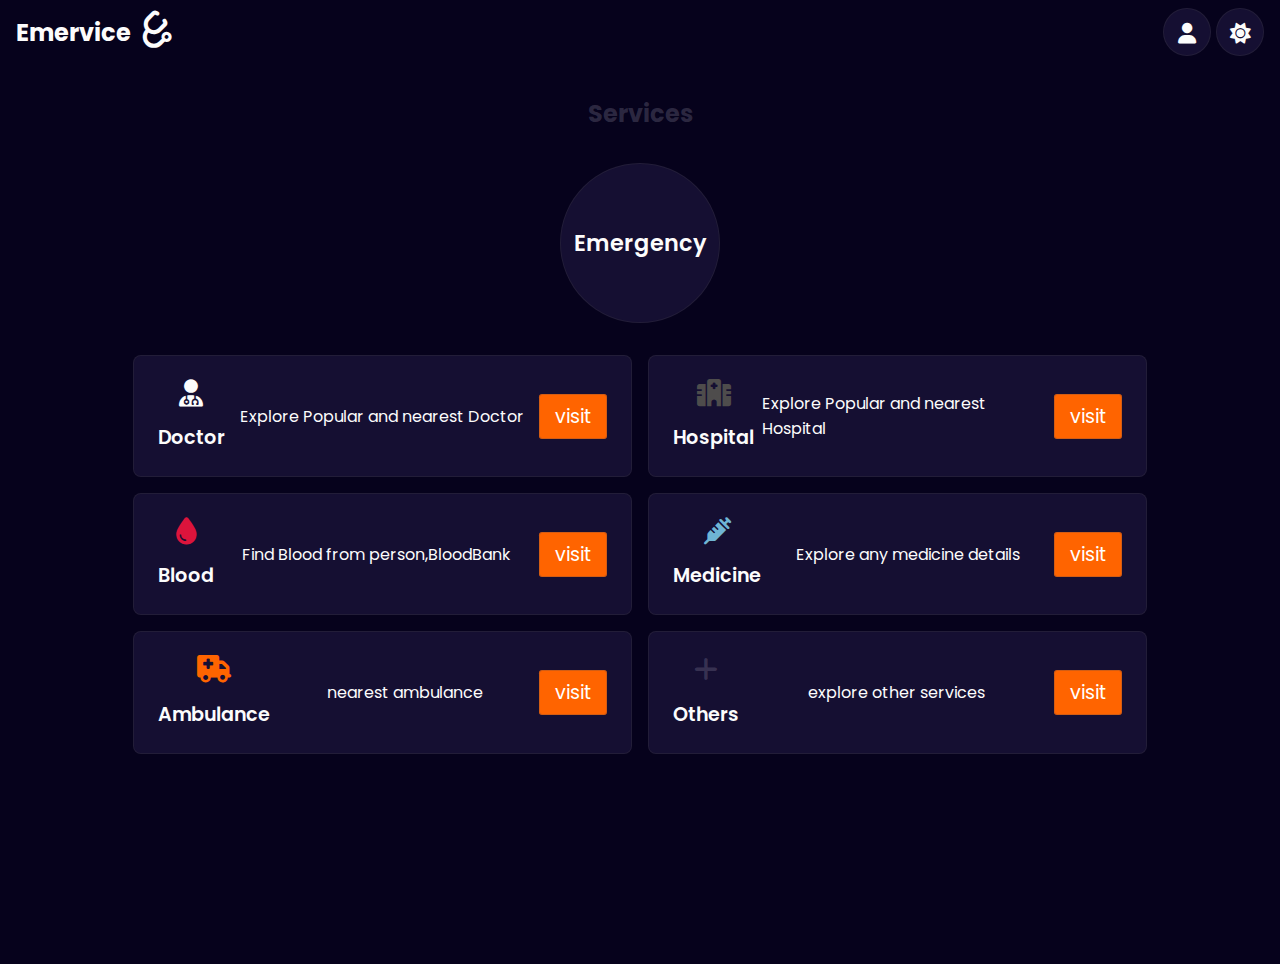
<file: index.html>
<!DOCTYPE html>
<html lang="en">
<head>
    <meta charset="UTF-8">
    <meta name="viewport" content="width=device-width, initial-scale=1.0">
    <title>Emervice</title>
    <link rel="stylesheet" href="https://cdnjs.cloudflare.com/ajax/libs/font-awesome/6.4.0/css/all.min.css">
    <link rel="stylesheet" href="extra/css/library.css">
    <link rel="stylesheet" href="extra/css/emervice.css">
    <script src="https://ajax.googleapis.com/ajax/libs/jquery/3.7.0/jquery.min.js"></script>
</head>
<body>



<!-- start nav -->
<nav class="flex-between">
    <div id="site-logo">
        <a href="index.html" class="flex">
            <h3 id="logoName">Emervice</h3>
            <i class="fa-solid fa-stethoscope" id="stethoscope-icon"></i>
        </a>
    </div>
    <!-- end site-logo -->
    <div class="flex">
      <div id="user-icon">
         <i class="fa-solid fa-user i-rec max round box-bg" id="dashboard-icon"></i>
     </div> 
    <!-- themeBtn here -->
    <div id="themeBtnContainer" class="flex-center">
      <i class="fa-solid fa-sun i-rec max round box-bg" id="lightMode"></i>
      <i class="fa-solid fa-moon i-rec max round box-bg" id="darkMode"></i>
  </div>  
    </div>


</nav>
<!-- end nav -->




<!-- start main -->
<main>

    <div id="services">

<!-- start service-header -->
       <div id="service-header">
        <h2 class="t-center font-light">Services</h2>
       </div>
<!-- end service-header -->


<div id="emergency-service" class="flex-center">
   <button id="EmergencyModeBtn" class="shadow-max border-min box-bg f14 has_ripple cursor b3">Emergency</button>
</div>

       <div id="all-service" class="">

        <div id="eachService" class="border-min radius-min shadow-mid"><!-- start eachService -->
         <div class="service-icon flex-column-center">
            <i class="fa-solid fa-user-doctor"></i>
            <p class="service-name b3 f12">Doctor</p>
         </div>
         <div class="service-instruction">
            <p class="">Explore Popular and nearest Doctor</p>
         </div>
         <div class="service-others">
            <a href="page/doctor.html" class="service-link btn mid primary-bg">visit</a>
         </div>
        </div><!-- end eachService -->


        <div id="eachService" class="border-min radius-min shadow-mid"><!-- start eachService -->
            <div class="service-icon flex-column-center">
               <i class="fa-solid fa-hospital grey"></i>
               <p class="service-name b3 f12">Hospital</p>
            </div>
            <div class="service-instruction">
               <p class="">Explore Popular and nearest Hospital</p>
            </div>
            <div class="service-others">
               <a href="page/hospital.html" class="service-link btn mid primary-bg">visit</a>
            </div>
           </div><!-- end eachService -->
   

        <div id="eachService" class="border-min radius-min shadow-mid"><!-- start eachService -->
            <div class="service-icon flex-column-center">
               <i class="fa-solid fa-droplet crimson"></i>
               <p class="service-name b3 f12">Blood</p>
            </div>
            <div class="service-instruction">
               <p class="">Find Blood from person,BloodBank</p>
            </div>
            <div class="service-others">
               <a href="page/blood.html" class="service-link btn mid primary-bg">visit</a>
            </div>
           </div><!-- end eachService -->

           <div id="eachService" class="border-min radius-min shadow-mid"><!-- start eachService -->
            <div class="service-icon flex-column-center">
               <i class="fa-solid fa-syringe light-blue"></i>
               <p class="service-name b3 f12">Medicine</p>
            </div>
            <div class="service-instruction">
               <p class="">Explore any medicine details</p>
            </div>
            <div class="service-others">
               <a href="#" class="service-link btn mid primary-bg">visit</a>
            </div>
           </div><!-- end eachService -->

            
           <div id="eachService" class="border-min radius-min shadow-mid"><!-- start eachService -->
            <div class="service-icon flex-column-center">
               <i class="fa-solid fa-truck-medical yellow"></i>
               <p class="service-name b3 f12">Ambulance</p>
            </div>
            <div class="service-instruction">
               <p class="">nearest ambulance</p>
            </div>
            <div class="service-others">
               <a href="#" class="service-link btn mid primary-bg">visit</a>
            </div>
           </div><!-- end eachService -->


           <div id="eachService" class="border-min radius-min shadow-mid"><!-- start eachService -->
            <div class="service-icon flex-column-center">
               <i class="fa-solid fa-plus font-light"></i>
               <p class="service-name b3 f12">Others</p>
            </div>
            <div class="service-instruction">
               <p class="">explore other services</p>
            </div>
            <div class="service-others">
               <a href="#" class="service-link btn mid primary-bg">visit</a>
            </div>
           </div><!-- end eachService -->
        

       </div>
       <!-- end all-service -->

    </div>
<!-- end services -->

</main>
<!-- end main -->



<!-- start dashboard -->

<div id="account-dashboard" class="dis-hide border-max radius-small shadow-max">
   <div id="dashboard-container" class="w-full flex-column">
      <div id="user-details" class="w-full">
         <div class="t-center space-y-mid">
            <i class="fa-solid fa-user i-rec round large box-bg"></i>
         </div>
            <p class="userName f12">Md.Nazmul hossen</p>
            <p class="userMobile f12">01715059460</p>   
      </div>
      <button class="btn min yellow-bg">Admin Panel</button>
      <div id="authButtons">
         <a href="page/logIn.html" class="btn min crimson-bg">Log Out</a>
         <button class="btn min secondary-bg dis-hide">Log In</button>
      </div>
   </div>
   <!-- end dashboard-conainer -->
</div>

<!-- end dashboard -->


<!-- start toastNotificati;on -->
<div class="toastNotification">
    </div>
<!-- end toastNotificaiton -->





    <script src="extra/js/theme.js"></script>
    <script src="extra/js/common.js"></script>

    <!-- by using defer it load the html load -->

</body>
</html>
</file>
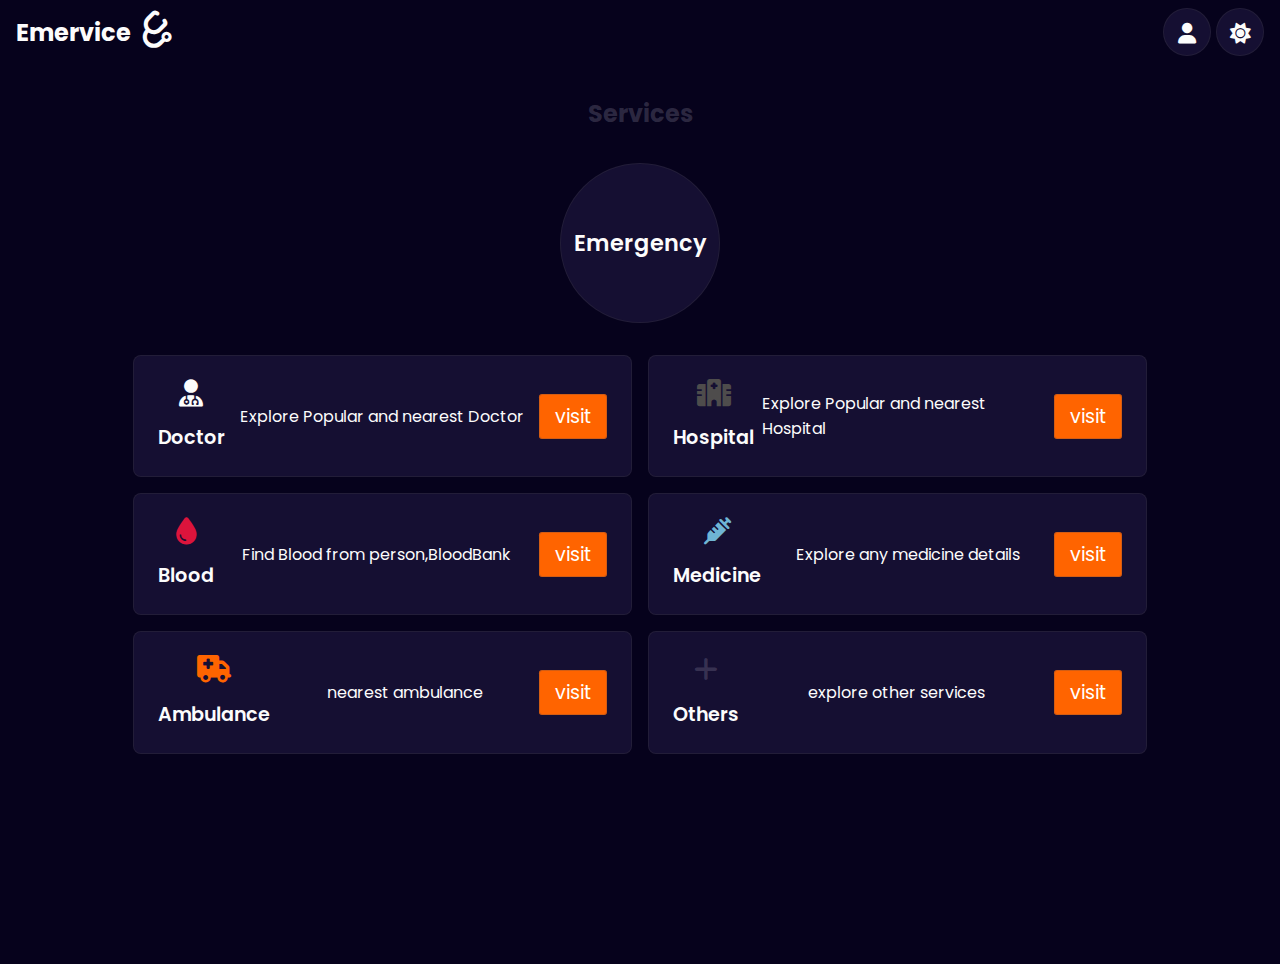
<file: emervice.html>
<!DOCTYPE html>
<html lang="en">
<head>
    <meta charset="UTF-8">
    <meta name="viewport" content="width=device-width, initial-scale=1.0">
    <title>Emervice</title>
    <link rel="stylesheet" href="https://cdnjs.cloudflare.com/ajax/libs/font-awesome/6.4.0/css/all.min.css">
    <link rel="stylesheet" href="extra/css/library.css">
    <link rel="stylesheet" href="extra/css/emervice.css">
    <script src="https://ajax.googleapis.com/ajax/libs/jquery/3.7.0/jquery.min.js"></script>
</head>
<body>



<!-- start nav -->
<nav class="flex-between">
    <div id="site-logo">
        <a href="emervice.html" class="flex">
            <h3 id="logoName">Emervice</h3>
            <i class="fa-solid fa-stethoscope" id="stethoscope-icon"></i>
        </a>
    </div>
    <!-- end site-logo -->
    <div class="flex">
      <div id="user-icon">
         <i class="fa-solid fa-user i-rec max round box-bg" id="dashboard-icon"></i>
     </div> 
    <!-- themeBtn here -->
    <div id="themeBtnContainer" class="flex-center">
      <i class="fa-solid fa-sun i-rec max round box-bg" id="lightMode"></i>
      <i class="fa-solid fa-moon i-rec max round box-bg" id="darkMode"></i>
  </div>  
    </div>


</nav>
<!-- end nav -->




<!-- start main -->
<main>

    <div id="services">

<!-- start service-header -->
       <div id="service-header">
        <h2 class="t-center font-light">Services</h2>
       </div>
<!-- end service-header -->


<div id="emergency-service" class="flex-center">
   <button id="EmergencyModeBtn" class="shadow-max border-min box-bg f14 has_ripple cursor b3">Emergency</button>
</div>

       <div id="all-service" class="">

        <div id="eachService" class="border-min radius-min shadow-mid"><!-- start eachService -->
         <div class="service-icon flex-column-center">
            <i class="fa-solid fa-user-doctor"></i>
            <p class="service-name b3 f12">Doctor</p>
         </div>
         <div class="service-instruction">
            <p class="">Explore Popular and nearest Doctor</p>
         </div>
         <div class="service-others">
            <a href="page/doctor.html" class="service-link btn mid primary-bg">visit</a>
         </div>
        </div><!-- end eachService -->


        <div id="eachService" class="border-min radius-min shadow-mid"><!-- start eachService -->
            <div class="service-icon flex-column-center">
               <i class="fa-solid fa-hospital grey"></i>
               <p class="service-name b3 f12">Hospital</p>
            </div>
            <div class="service-instruction">
               <p class="">Explore Popular and nearest Hospital</p>
            </div>
            <div class="service-others">
               <a href="page/hospital.html" class="service-link btn mid primary-bg">visit</a>
            </div>
           </div><!-- end eachService -->
   

        <div id="eachService" class="border-min radius-min shadow-mid"><!-- start eachService -->
            <div class="service-icon flex-column-center">
               <i class="fa-solid fa-droplet crimson"></i>
               <p class="service-name b3 f12">Blood</p>
            </div>
            <div class="service-instruction">
               <p class="">Find Blood from person,BloodBank</p>
            </div>
            <div class="service-others">
               <a href="page/blood.html" class="service-link btn mid primary-bg">visit</a>
            </div>
           </div><!-- end eachService -->

           <div id="eachService" class="border-min radius-min shadow-mid"><!-- start eachService -->
            <div class="service-icon flex-column-center">
               <i class="fa-solid fa-syringe light-blue"></i>
               <p class="service-name b3 f12">Medicine</p>
            </div>
            <div class="service-instruction">
               <p class="">Explore any medicine details</p>
            </div>
            <div class="service-others">
               <a href="#" class="service-link btn mid primary-bg">visit</a>
            </div>
           </div><!-- end eachService -->

            
           <div id="eachService" class="border-min radius-min shadow-mid"><!-- start eachService -->
            <div class="service-icon flex-column-center">
               <i class="fa-solid fa-truck-medical yellow"></i>
               <p class="service-name b3 f12">Ambulance</p>
            </div>
            <div class="service-instruction">
               <p class="">nearest ambulance</p>
            </div>
            <div class="service-others">
               <a href="#" class="service-link btn mid primary-bg">visit</a>
            </div>
           </div><!-- end eachService -->


           <div id="eachService" class="border-min radius-min shadow-mid"><!-- start eachService -->
            <div class="service-icon flex-column-center">
               <i class="fa-solid fa-plus font-light"></i>
               <p class="service-name b3 f12">Others</p>
            </div>
            <div class="service-instruction">
               <p class="">explore other services</p>
            </div>
            <div class="service-others">
               <a href="#" class="service-link btn mid primary-bg">visit</a>
            </div>
           </div><!-- end eachService -->
        

       </div>
       <!-- end all-service -->

    </div>
<!-- end services -->

</main>
<!-- end main -->



<!-- start dashboard -->

<div id="account-dashboard" class="dis-hide border-max radius-small shadow-max">
   <div id="dashboard-container" class="w-full flex-column">
      <div id="user-details" class="w-full">
         <div class="t-center space-y-mid">
            <i class="fa-solid fa-user i-rec round large box-bg"></i>
         </div>
            <p class="userName f12">Md.Nazmul hossen</p>
            <p class="userMobile f12">01715059460</p>   
      </div>
      <button class="btn min yellow-bg">Admin Panel</button>
      <div id="authButtons">
         <a href="page/logIn.html" class="btn min crimson-bg">Log Out</a>
         <button class="btn min secondary-bg dis-hide">Log In</button>
      </div>
   </div>
   <!-- end dashboard-conainer -->
</div>

<!-- end dashboard -->


<!-- start toastNotificati;on -->
<div class="toastNotification">
    </div>
<!-- end toastNotificaiton -->





    <script src="extra/js/theme.js"></script>
    <script src="extra/js/common.js"></script>

    <!-- by using defer it load the html load -->

</body>
</html>
</file>
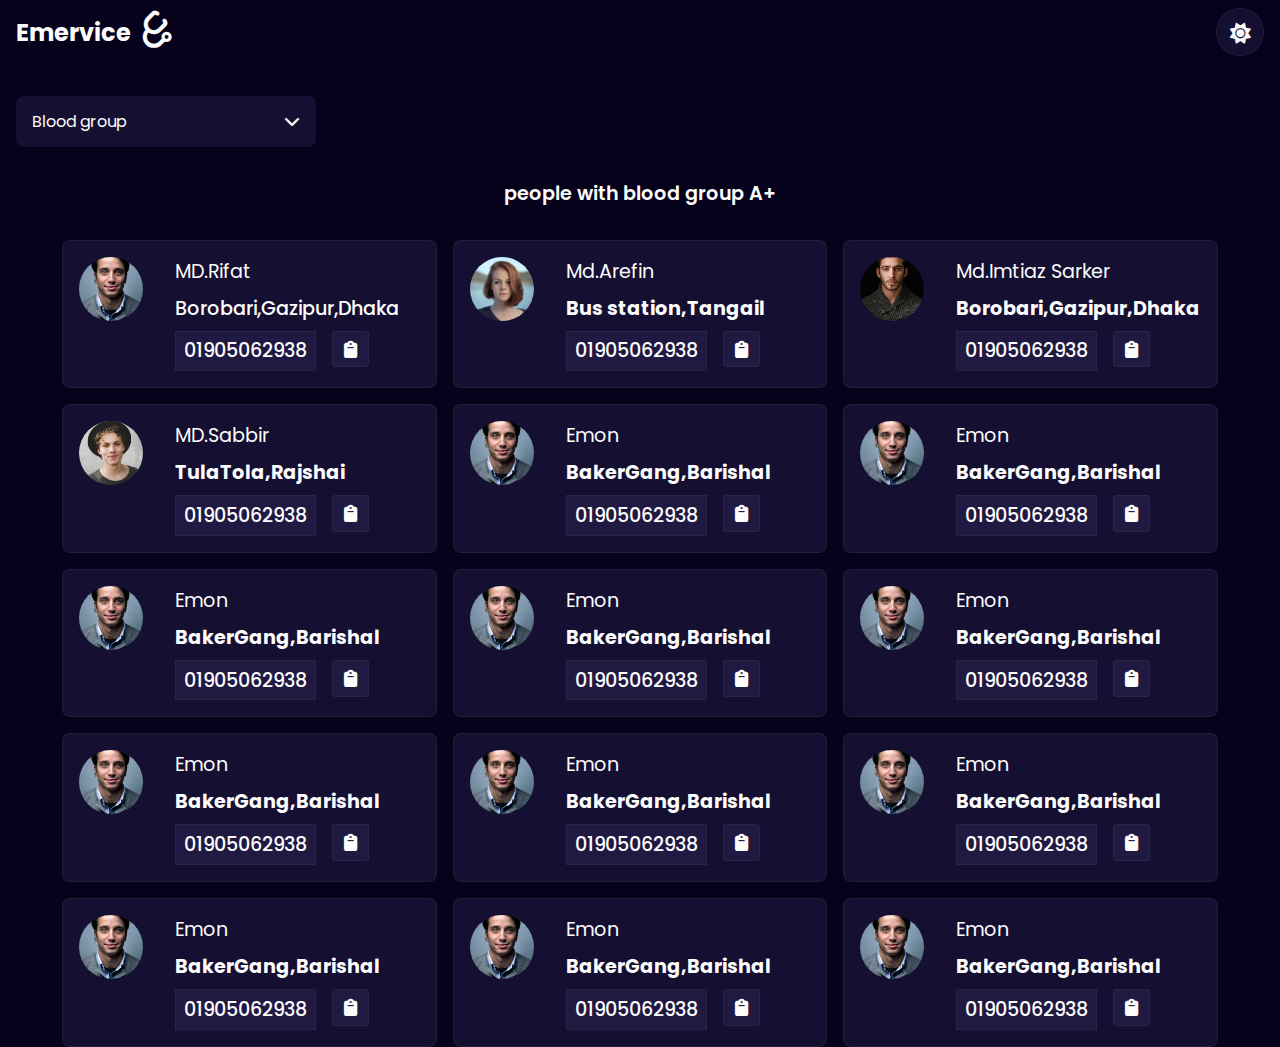
<file: page/blood.html>
<!DOCTYPE html>
<html lang="en">
<head>
    <meta charset="UTF-8">
    <meta name="viewport" content="width=device-width, initial-scale=1.0">
    <title>Find Blood</title>
    <link rel="stylesheet" href="https://cdnjs.cloudflare.com/ajax/libs/font-awesome/6.4.0/css/all.min.css">
    <link rel="stylesheet" href="../extra/css/library.css">
    <link rel="stylesheet" href="../extra/css/blood.css">
    <script src="https://ajax.googleapis.com/ajax/libs/jquery/3.7.0/jquery.min.js"></script>
</head>
<body class="scroll mid">

<!-- start nav -->
<nav class="flex-between">
    <div id="site-logo">
        <a href="../index.html " class="flex">
            <h3 id="logoName">Emervice</h3>
            <i class="fa-solid fa-stethoscope" id="stethoscope-icon"></i>
        </a>
    </div>
    <!-- end site-logo -->
    <div class="flex">
    <!-- themeBtn here -->
    <div id="themeBtnContainer" class="flex-center">
      <i class="fa-solid fa-sun i-rec max round box-bg" id="lightMode"></i>
      <i class="fa-solid fa-moon i-rec max round box-bg" id="darkMode"></i>
  </div>  
    </div>

</nav>
<!-- end nav -->



<main>

    <!-- start blood-group-drop-down -->
    <div id="" class="dropDown mid flex-column">
        <div id="" class="selectField flex-between radius-min shadow-min">
            <p class="optionText">Blood group</p>
            <i class="fa-solid fa-chevron-down"></i>
        </div>
        <!-- start option -->
        <div id="" class="dd-options border-min radius-min scroll min shadow-mid">
            <li class="dd-option"><p>A+</p></li>
            <li class="dd-option"><p>A-</p></li>
            <li class="dd-option"><p>B+</p></li>
            <li class="dd-option"><p>B-</p></li>
            <li class="dd-option"><p>AB+</p></li>
            <li class="dd-option"><p>AB-</p></li>
            <li class="dd-option"><p>O+</p></li>
            <li class="dd-option"><p>O-</p></li>
        </div>
        <!-- end options -->
    </div>
    <!-- end blood-group-drop-down -->
 
<p class="space-y-max t-center f12 b3">people with blood group <span id="bloodType">A+</span></p>

<div id="targetPeoples">

<div id="eachPeople" class="border-min radius-min shadow-mid"> <!-- start eachPeople -->
    <div id="user-details" class="flex gap-max">
        <div id="userImage"><img src="../images/user1.jfif" alt="userImg"></div>
        <div id="user-others" class="flex-column gap-min">
            <p id="userName">MD.Rifat</p>
            <p id="userLocation" class="b2">Borobari,Gazipur,Dhaka</p>    
            <div id="contact" class="flex gap-mid">
                <span id="mobileNumber" class="b2 box-bg border-min">01905062938</span>
                <i class="fa-solid fa-clipboard i-rec mid box-bg"></i>
            </div>        
        </div>
    </div>
</div><!-- end eachPeople -->

<div id="eachPeople" class="border-min radius-min shadow-mid"> <!-- start eachPeople -->
    <div id="user-details" class="flex gap-max">
        <div id="userImage"><img src="../images/user2.jfif" alt="userImg"></div>
        <div id="user-others" class="flex-column gap-min">
            <p id="userName">Md.Arefin</p>
            <p id="userLocation" class="b4">Bus station,Tangail</p>    
            <div id="contact" class="flex gap-mid">
                <span id="mobileNumber" class="b2 box-bg border-min">01905062938</span>
                <i class="fa-solid fa-clipboard i-rec mid box-bg"></i>
            </div>        
        </div>
    </div>
</div><!-- end eachPeople -->

<div id="eachPeople" class="border-min radius-min shadow-mid"> <!-- start eachPeople -->
    <div id="user-details" class="flex gap-max">
        <div id="userImage"><img src="../images/user4.jfif" alt="userImg"></div>
        <div id="user-others" class="flex-column gap-min">
            <p id="userName">Md.Imtiaz Sarker</p>
            <p id="userLocation" class="b4">Borobari,Gazipur,Dhaka</p>    
            <div id="contact" class="flex gap-mid">
                <span id="mobileNumber" class="b2 box-bg border-min">01905062938</span>
                <i class="fa-solid fa-clipboard i-rec mid box-bg"></i>
            </div>        
        </div>
    </div>
</div><!-- end eachPeople -->
<div id="eachPeople" class="border-min radius-min shadow-mid"> <!-- start eachPeople -->
    <div id="user-details" class="flex gap-max">
        <div id="userImage"><img src="../images/user5.jfif" alt="userImg"></div>
        <div id="user-others" class="flex-column gap-min">
            <p id="userName">MD.Sabbir</p>
            <p id="userLocation" class="b4">TulaTola,Rajshai</p>    
            <div id="contact" class="flex gap-mid">
                <span id="mobileNumber" class="b2 box-bg border-min">01905062938</span>
                <i class="fa-solid fa-clipboard i-rec mid box-bg"></i>
            </div>        
        </div>
    </div>
</div><!-- end eachPeople -->
<div id="eachPeople" class="border-min radius-min shadow-mid"> <!-- start eachPeople -->
    <div id="user-details" class="flex gap-max">
        <div id="userImage"><img src="../images/user1.jfif" alt="userImg"></div>
        <div id="user-others" class="flex-column gap-min">
            <p id="userName">Emon</p>
            <p id="userLocation" class="b4">BakerGang,Barishal</p>    
            <div id="contact" class="flex gap-mid">
                <span id="mobileNumber" class="b2 box-bg border-min">01905062938</span>
                <i class="fa-solid fa-clipboard i-rec mid box-bg"></i>
            </div>        
        </div>
    </div>
</div><!-- end eachPeople -->
<div id="eachPeople" class="border-min radius-min shadow-mid"> <!-- start eachPeople -->
    <div id="user-details" class="flex gap-max">
        <div id="userImage"><img src="../images/user1.jfif" alt="userImg"></div>
        <div id="user-others" class="flex-column gap-min">
            <p id="userName">Emon</p>
            <p id="userLocation" class="b4">BakerGang,Barishal</p>    
            <div id="contact" class="flex gap-mid">
                <span id="mobileNumber" class="b2 box-bg border-min">01905062938</span>
                <i class="fa-solid fa-clipboard i-rec mid box-bg"></i>
            </div>        
        </div>
    </div>
</div><!-- end eachPeople -->
<div id="eachPeople" class="border-min radius-min shadow-mid"> <!-- start eachPeople -->
    <div id="user-details" class="flex gap-max">
        <div id="userImage"><img src="../images/user1.jfif" alt="userImg"></div>
        <div id="user-others" class="flex-column gap-min">
            <p id="userName">Emon</p>
            <p id="userLocation" class="b4">BakerGang,Barishal</p>    
            <div id="contact" class="flex gap-mid">
                <span id="mobileNumber" class="b2 box-bg border-min">01905062938</span>
                <i class="fa-solid fa-clipboard i-rec mid box-bg"></i>
            </div>        
        </div>
    </div>
</div><!-- end eachPeople -->
<div id="eachPeople" class="border-min radius-min shadow-mid"> <!-- start eachPeople -->
    <div id="user-details" class="flex gap-max">
        <div id="userImage"><img src="../images/user1.jfif" alt="userImg"></div>
        <div id="user-others" class="flex-column gap-min">
            <p id="userName">Emon</p>
            <p id="userLocation" class="b4">BakerGang,Barishal</p>    
            <div id="contact" class="flex gap-mid">
                <span id="mobileNumber" class="b2 box-bg border-min">01905062938</span>
                <i class="fa-solid fa-clipboard i-rec mid box-bg"></i>
            </div>        
        </div>
    </div>
</div><!-- end eachPeople -->
<div id="eachPeople" class="border-min radius-min shadow-mid"> <!-- start eachPeople -->
    <div id="user-details" class="flex gap-max">
        <div id="userImage"><img src="../images/user1.jfif" alt="userImg"></div>
        <div id="user-others" class="flex-column gap-min">
            <p id="userName">Emon</p>
            <p id="userLocation" class="b4">BakerGang,Barishal</p>    
            <div id="contact" class="flex gap-mid">
                <span id="mobileNumber" class="b2 box-bg border-min">01905062938</span>
                <i class="fa-solid fa-clipboard i-rec mid box-bg"></i>
            </div>        
        </div>
    </div>
</div><!-- end eachPeople -->
<div id="eachPeople" class="border-min radius-min shadow-mid"> <!-- start eachPeople -->
    <div id="user-details" class="flex gap-max">
        <div id="userImage"><img src="../images/user1.jfif" alt="userImg"></div>
        <div id="user-others" class="flex-column gap-min">
            <p id="userName">Emon</p>
            <p id="userLocation" class="b4">BakerGang,Barishal</p>    
            <div id="contact" class="flex gap-mid">
                <span id="mobileNumber" class="b2 box-bg border-min">01905062938</span>
                <i class="fa-solid fa-clipboard i-rec mid box-bg"></i>
            </div>        
        </div>
    </div>
</div><!-- end eachPeople -->
<div id="eachPeople" class="border-min radius-min shadow-mid"> <!-- start eachPeople -->
    <div id="user-details" class="flex gap-max">
        <div id="userImage"><img src="../images/user1.jfif" alt="userImg"></div>
        <div id="user-others" class="flex-column gap-min">
            <p id="userName">Emon</p>
            <p id="userLocation" class="b4">BakerGang,Barishal</p>    
            <div id="contact" class="flex gap-mid">
                <span id="mobileNumber" class="b2 box-bg border-min">01905062938</span>
                <i class="fa-solid fa-clipboard i-rec mid box-bg"></i>
            </div>        
        </div>
    </div>
</div><!-- end eachPeople -->
<div id="eachPeople" class="border-min radius-min shadow-mid"> <!-- start eachPeople -->
    <div id="user-details" class="flex gap-max">
        <div id="userImage"><img src="../images/user1.jfif" alt="userImg"></div>
        <div id="user-others" class="flex-column gap-min">
            <p id="userName">Emon</p>
            <p id="userLocation" class="b4">BakerGang,Barishal</p>    
            <div id="contact" class="flex gap-mid">
                <span id="mobileNumber" class="b2 box-bg border-min">01905062938</span>
                <i class="fa-solid fa-clipboard i-rec mid box-bg"></i>
            </div>        
        </div>
    </div>
</div><!-- end eachPeople -->
<div id="eachPeople" class="border-min radius-min shadow-mid"> <!-- start eachPeople -->
    <div id="user-details" class="flex gap-max">
        <div id="userImage"><img src="../images/user1.jfif" alt="userImg"></div>
        <div id="user-others" class="flex-column gap-min">
            <p id="userName">Emon</p>
            <p id="userLocation" class="b4">BakerGang,Barishal</p>    
            <div id="contact" class="flex gap-mid">
                <span id="mobileNumber" class="b2 box-bg border-min">01905062938</span>
                <i class="fa-solid fa-clipboard i-rec mid box-bg"></i>
            </div>        
        </div>
    </div>
</div><!-- end eachPeople -->
<div id="eachPeople" class="border-min radius-min shadow-mid"> <!-- start eachPeople -->
    <div id="user-details" class="flex gap-max">
        <div id="userImage"><img src="../images/user1.jfif" alt="userImg"></div>
        <div id="user-others" class="flex-column gap-min">
            <p id="userName">Emon</p>
            <p id="userLocation" class="b4">BakerGang,Barishal</p>    
            <div id="contact" class="flex gap-mid">
                <span id="mobileNumber" class="b2 box-bg border-min">01905062938</span>
                <i class="fa-solid fa-clipboard i-rec mid box-bg"></i>
            </div>        
        </div>
    </div>
</div><!-- end eachPeople -->
<div id="eachPeople" class="border-min radius-min shadow-mid"> <!-- start eachPeople -->
    <div id="user-details" class="flex gap-max">
        <div id="userImage"><img src="../images/user1.jfif" alt="userImg"></div>
        <div id="user-others" class="flex-column gap-min">
            <p id="userName">Emon</p>
            <p id="userLocation" class="b4">BakerGang,Barishal</p>    
            <div id="contact" class="flex gap-mid">
                <span id="mobileNumber" class="b2 box-bg border-min">01905062938</span>
                <i class="fa-solid fa-clipboard i-rec mid box-bg"></i>
            </div>        
        </div>
    </div>
</div><!-- end eachPeople -->




</div>
<!-- end target peoples -->


</main>









<!-- start toastNotificati;on -->
<div class="toastNotification">
    </div>
<!-- end toastNotificaiton -->




    <script src="../extra/js/theme.js"></script>
    <!-- by using defer it load the html load -->

</body>
</html>
</file>
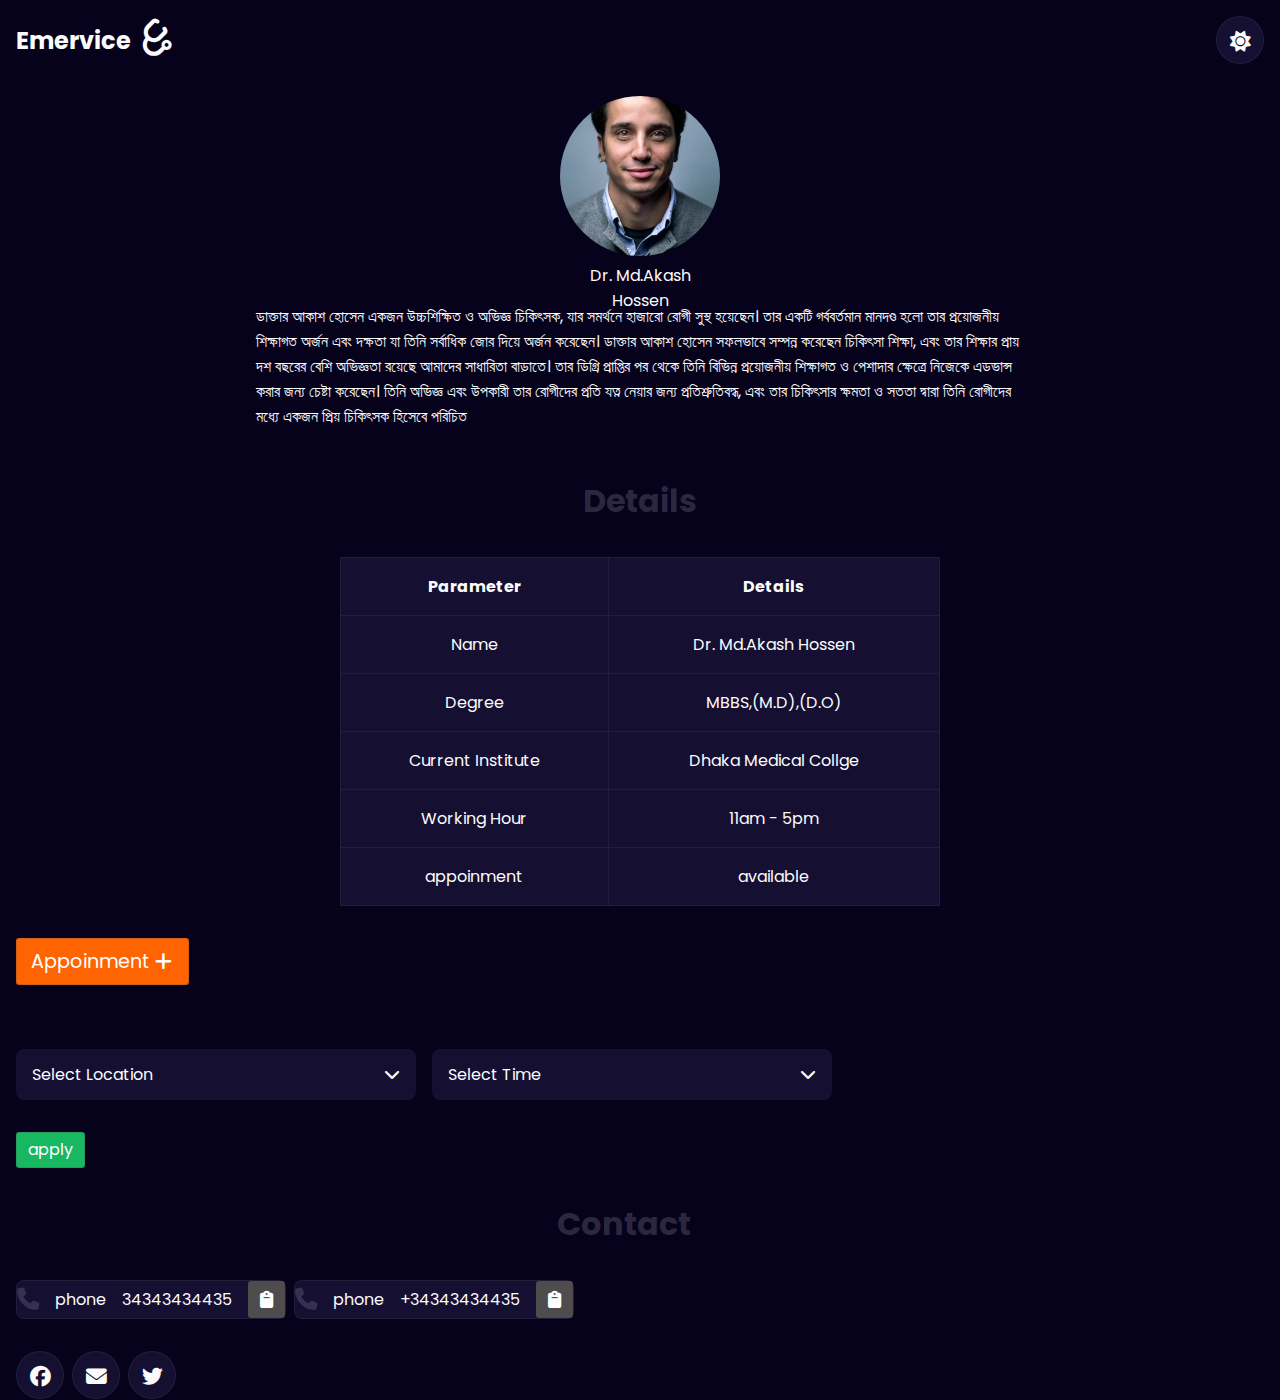
<file: page/doctor.html>
<!DOCTYPE html>
<html lang="en">
<head>
    <meta charset="UTF-8">
    <meta name="viewport" content="width=device-width, initial-scale=1.0">
    <title>Doctor</title>
    <link rel="stylesheet" href="https://cdnjs.cloudflare.com/ajax/libs/font-awesome/6.4.0/css/all.min.css">
    <link rel="stylesheet" href="../extra/css/library.css">
    <link rel="stylesheet" href="../extra/css/common.css">
    <link rel="stylesheet" href="../extra/css/doctor.css">
    <script src="https://ajax.googleapis.com/ajax/libs/jquery/3.7.0/jquery.min.js"></script>
</head>
<body class="scroll mid">


<!-- start nav -->
<nav class="flex-between">
    <div id="site-logo">
        <a href="../index.html" class="flex">
            <h3 id="logoName">Emervice</h3>
            <i class="fa-solid fa-stethoscope" id="stethoscope-icon"></i>
        </a>
    </div>
    <!-- end site-logo -->
    <div class="flex">
    <!-- themeBtn here -->
    <div id="themeBtnContainer" class="flex-center">
      <i class="fa-solid fa-sun i-rec max round box-bg" id="lightMode"></i>
      <i class="fa-solid fa-moon i-rec max round box-bg" id="darkMode"></i>
  </div>  
    </div>


</nav>
<!-- end nav -->


<!-- start main -->
<main>


<!-- start doctor-basic -->
<div id="doctor-basic" class="w-full">

<!-- start doc-details -->
<div id="doc-details" class="space-y-mid w-full"><!-- s- means selected -->
    <img src="../images/user1.jfif" alt=""">
    <p id="docName" class="t-center w-full">Dr. Md.Akash Hossen</p>
</div>
<!-- end doc-details -->

<p id="doctor-description">ডাক্তার আকাশ হোসেন একজন উচ্চশিক্ষিত ও অভিজ্ঞ চিকিৎসক, যার সমর্থনে হাজারো রোগী সুস্থ হয়েছেন। তার একটি গর্ববর্তমান মানদণ্ড হলো তার প্রয়োজনীয় শিক্ষাগত অর্জন এবং দক্ষতা যা তিনি সর্বাধিক জোর দিয়ে অর্জন করেছেন।

ডাক্তার আকাশ হোসেন সফলভাবে সম্পন্ন করেছেন চিকিৎসা শিক্ষা, এবং তার শিক্ষার প্রায় দশ বছরের বেশি অভিজ্ঞতা রয়েছে আমাদের সাধারিতা বাড়াতে। তার ডিগ্রি প্রাপ্তির পর থেকে তিনি বিভিন্ন প্রয়োজনীয় শিক্ষাগত ও পেশাদার ক্ষেত্রে নিজেকে এডভান্স করার জন্য চেষ্টা করেছেন।

তিনি অভিজ্ঞ এবং উপকারী তার রোগীদের প্রতি যত্ন নেয়ার জন্য প্রতিশ্রুতিবদ্ধ, এবং তার চিকিৎসার ক্ষমতা ও সততা দ্বারা তিনি রোগীদের মধ্যে একজন প্রিয় চিকিৎসক হিসেবে পরিচিত</p>

</div>
<!-- end doctor-basic -->





<!-- start section extra-deteails -->
<div id="section-docExtra-details" class="">

    <!-- start header -->
    <div id="" class="flex-center gap-max space-y-max">
        <h1 class="t-center font-light">Details</h1>
        <!-- <i class="fa-solid fa-truck-medical f2 crimson"></i>       -->
    </div>
    <!-- end header -->
    
    
    
    <!-- start extra-table -->
    <div class="flex-center">
        <table class='' id="docExtra-table"> 
            <thead>
                <tr>
                    <th>Parameter</td>
                    <th>Details</td>    
                </tr>
            </thead>
    
            <tbody>
    
                <tr>
                    <td>Name</td>
                    <td>Dr. Md.Akash Hossen</td>    
                </tr>
                <tr>
                    <td>Degree</td>
                    <td>MBBS,(M.D),(D.O)</td>    
                </tr>
                <tr>
                    <td>Current Institute</td>
                    <td>Dhaka Medical Collge</td>    
                </tr>
                <tr>
                    <td>Working Hour</td>
                    <td>11am - 5pm</td>    
                </tr>
                <tr>
                    <td>appoinment</td>
                    <td>available</td>    
                </tr>    
    
            </tbody>
    
        </table>
        
    </div>
    <!-- end extra-table -->
    
    
    </div>
        
    <!-- end section-docExtra-details -->
    
    
<!-- start section-appoinment -->    
<div id="section-appoinment">

 <div id="appoinmentBtn" class="space-y-max">
    <button class="btn mid primary-bg has_ripple">
        <span>Appoinment</span>
        <i class="fa-solid fa-plus"></i>
    </button>
 </div>


<!-- start appoinment-box -->
<div id="appoinment-box">



<div id="dropDowns" class="flex gap-mid">

    <!-- start appoinment-time-dd -->
    <div id="LocationDD" class="dropDown max flex-column space-y-max">
        <div id="" class="selectField flex-between radius-min shadow-min">
            <p class="optionText">Select Location</p>
            <i class="fa-solid fa-chevron-down"></i>
        </div>
        <!-- start option -->
        <div  class="dd-options border-min radius-min scroll min shadow-mid">
            <li class="dd-option"><p>Dhaka Medical College</p></li>
            <li class="dd-option"><p>Dhanmondi Medical Unit</p></li>
            <li class="dd-option"><p>Karwan Bazar Medi house</p></li>
            </div>
        <!-- end options -->
    </div>
    <!-- end appoinment-location-dd -->



    <!-- start appoinment-time-dd -->
    <div id="TimeDD" class="dropDown max flex-column space-y-max">
        <div id="" class="selectField flex-between radius-min shadow-min">
            <p class="optionText">Select Time</p>
            <i class="fa-solid fa-chevron-down"></i>
        </div>
        <!-- start option -->
        <div  class="dd-options border-min radius-min scroll min shadow-mid">
            <li class="dd-option"><p>Sunday,11am - 2pm</p></li>
            <li class="dd-option"><p>Monday,11am - 2pm</p></li>
            <li class="dd-option"><p>Wednesday,5pm - 8pm</p></li>
            <li class="dd-option"><p>Thursday,1am - 5pm</p></li>
            <li class="dd-option"><p>Friday,8pm - 12am</p></li>
            </div>
        <!-- end options -->
    </div>
    <!-- end appoinment-location-dd -->




</div>
<!-- end dropDowns -->


<button class="btn min secondary-bg">apply</button>





</div>
<!-- end appoinment-box -->
</div>
<!-- end section-appoinment -->




<div id="section-contact" class="">

    <!-- start contact-header -->
    <div id="contact-header" class="flex-center gap-max space-y-max">
        <h1 class="t-center font-light">Contact</h1>
        <i class="fa-solid fa-hashTag font-light f2"></i>      
    </div>
    <!-- end contact-header -->


    <div id="helpLines" class="flex wrap gap-min">

        <div id="helpLine" class="flex a-center box-bg gap-mid border-min radius-min shadow-min">
            <i class="fa-solid fa-phone f14 font-light"></i>
             <p>phone</p>
             <p class="carMob">34343434435</p>
             <i class="fa-solid fa-clipboard i-rec mid grey-bg white"></i>
            </div><!-- end eachCar -->

            <div id="helpLine" class="flex a-center box-bg gap-mid border-min radius-min shadow-min">
                <i class="fa-solid fa-phone f14 font-light"></i>
                 <p>phone</p>
                 <p class="carMob">+34343434435</p>
                 <i class="fa-solid fa-clipboard i-rec mid grey-bg white"></i>
                </div><!-- end eachCar -->
       
    </div>
<!-- end helpLines -->

<div id="socialLinks" class="flex gap-min wrap space-y-max a-center">
    <a href="#"><i class="fa-brands fa-facebook i-rec round max box-bg"></i></a>
    <a href="#"><i class="fa-solid fa-envelope i-rec round max box-bg"></i></a>
    <a href="#"><i class="fa-brands fa-twitter i-rec round max box-bg"></i></a>
</div>


</div>
<!-- end section-contact -->







</main>
<!-- end main -->






<!-- start toastNotificati;on -->
<div class="toastNotification">
    </div>
<!-- end toastNotificaiton -->





    <script src="../extra/js/theme.js"></script>
    <!-- by using defer it load the html load -->

</body>
</html>
</file>
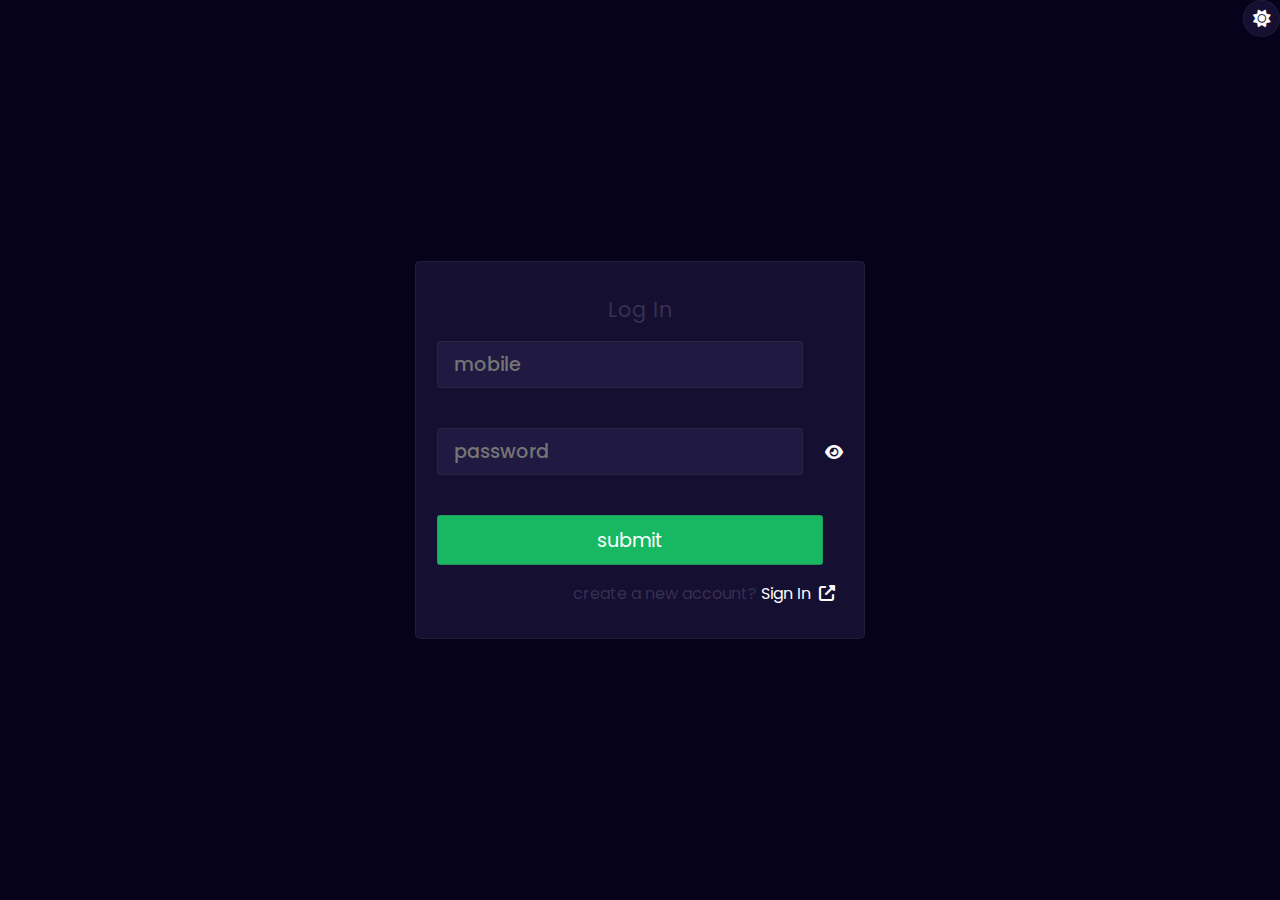
<file: page/logIn.html>
<!DOCTYPE html>
<html lang="en">
<head>
    <meta charset="UTF-8">
    <meta name="viewport" content="width=device-width, initial-scale=1.0">
    <title>Sign In</title>
    <link rel="stylesheet" href="https://cdnjs.cloudflare.com/ajax/libs/font-awesome/6.4.0/css/all.min.css">
    <link rel="stylesheet" href="../extra/css/library.css">
    <link rel="stylesheet" href="../extra/css/signUp.css">
    <script src="https://ajax.googleapis.com/ajax/libs/jquery/3.7.0/jquery.min.js"></script>
</head>
<body class="scroll mid">

<!-- start new code here -->
<div id="form-container" class="border-min radius-small shadow-mid abs-center">
    <p class="title t-center font-light">Log In</p>

<!-- start form -->
    <form action="" id="form" class="flex-column">

        <div id="inputBox">
            <input class="text-input max" placeholder="mobile" id="mobileInput">   
         </div>
 
    <div id="inputBox">
        <input type="password" class="text-input max" placeholder="password" id="password">   
        <i class="round_btn fa-solid fa-eye abs-right-center " id="eyeBtn"></i>
     </div>

        <button class="btn mid secondary-bg" type="submit" id="submitBtn">submit</button>
    </form>
    <!-- end form -->
<div id="extra"> <span class="font-light">create a new account? </span><a href="signUp.html">Sign In<i class="fa-solid fa-up-right-from-square space-x-min"></i></a> </div>
</div>
<!-- end container -->
<!-- end end code here -->







<!-- custom -->

<!-- start toastNotificati;on -->
<div class="toastNotification">
    </div>
<!-- end toastNotificaiton -->

    <!-- themeBtn here -->
<div id="themeBtnContainer" class="flex-center abs-right">
    <i class="fa-solid fa-sun i-rec mid round box-bg" id="lightMode"></i>
    <i class="fa-solid fa-moon i-rec mid round box-bg" id="darkMode"></i>
</div>

    <!-- <script src="checkConnection.js"></script> -->
   <script src="../extra/js/theme.js"></script>
    <script src="../extra/js/signUp.js" defer></script>
    <!-- by using defer it load the html load -->
<!-- custom -->




</body>
</html>
</file>
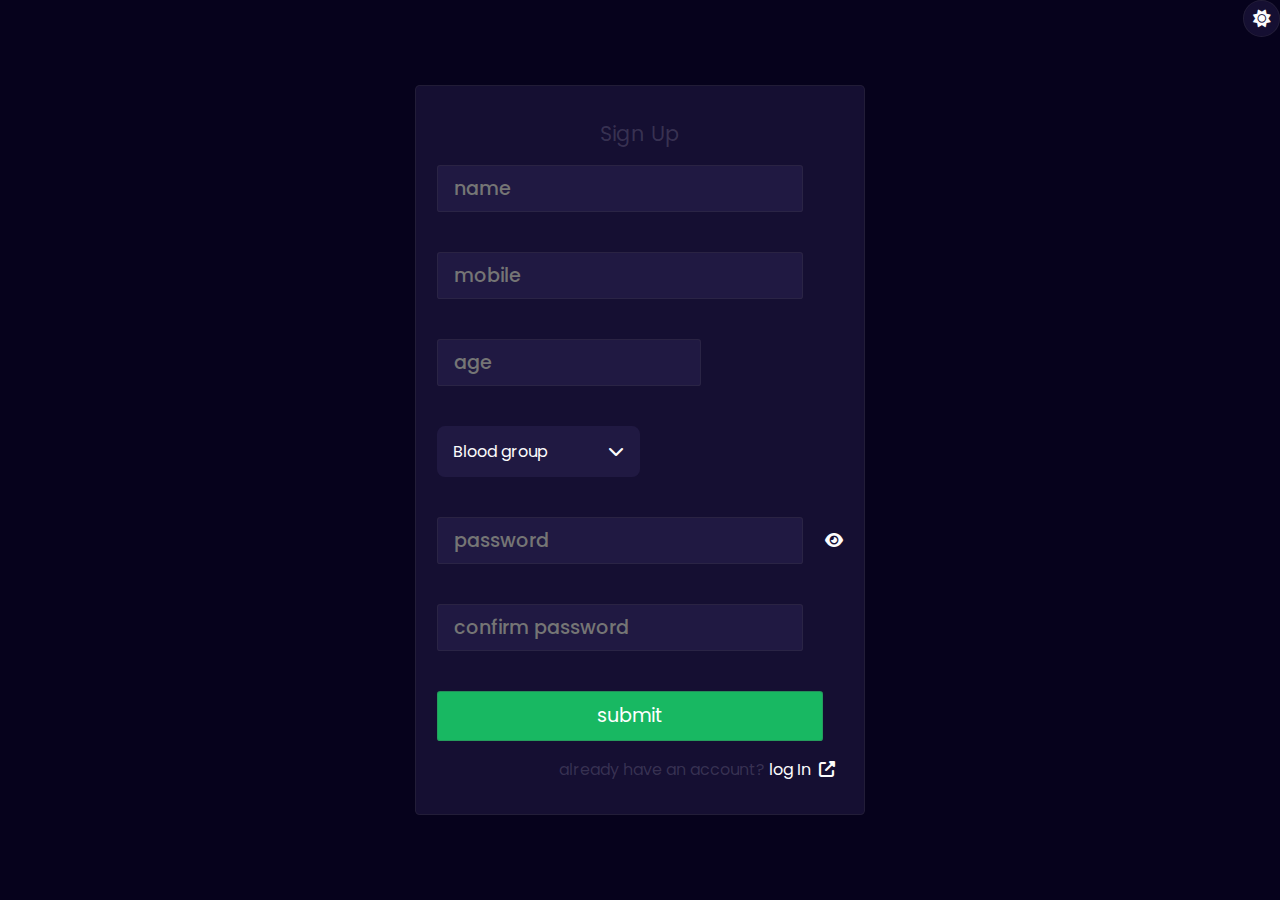
<file: page/signUp.html>
<!DOCTYPE html>
<html lang="en">
<head>
    <meta charset="UTF-8">
    <meta name="viewport" content="width=device-width, initial-scale=1.0">
    <title>Sign In</title>
    <link rel="stylesheet" href="https://cdnjs.cloudflare.com/ajax/libs/font-awesome/6.4.0/css/all.min.css">
    <link rel="stylesheet" href="../extra/css/library.css">
    <link rel="stylesheet" href="../extra/css/signUp.css">
    <script src="https://ajax.googleapis.com/ajax/libs/jquery/3.7.0/jquery.min.js"></script>
</head>
<body class="scroll mid">

<!-- start new code here -->
<div id="form-container" class="border-min radius-small shadow-mid abs-center">
    <p class="title t-center font-light">Sign Up</p>

<!-- start form -->
    <form action="" id="form" class="flex-column">


        <div id="inputBox">
           <input class="text-input max" placeholder="name" id="nameInput">   
        </div>
        <div id="inputBox">
            <input class="text-input max" placeholder="mobile" id="mobileInput">   
         </div>
         <div id="inputBox">
            <input class="text-input min" placeholder="age" id="nameInput">   
         </div>

    <!-- start blood-group-drop-down -->
     <div id="" class="dropDown mid flex-column">
        <div id="" class="selectField flex-between radius-min">
            <p class="optionText">Blood group</p>
            <i class="fa-solid fa-chevron-down"></i>
        </div>
        <!-- start option -->
        <div id="" class="dd-options border-min radius-min scroll min">
            <li class="dd-option"><p>A+</p></li>
            <li class="dd-option"><p>A-</p></li>
            <li class="dd-option"><p>B+</p></li>
            <li class="dd-option"><p>B-</p></li>
            <li class="dd-option"><p>AB+</p></li>
            <li class="dd-option"><p>AB-</p></li>
            <li class="dd-option"><p>O+</p></li>
            <li class="dd-option"><p>O-</p></li>
        </div>
        <!-- end options -->
    </div>
    <!-- end blood-group-drop-down -->
 
    <div id="inputBox">
        <input type="password" class="text-input max" placeholder="password" id="password">   
        <i class="round_btn fa-solid fa-eye abs-right-center " id="eyeBtn"></i>
     </div>
     <div id="inputBox">
        <input type="password" class="text-input max" placeholder="confirm password" id="confirmPasswordInput">   
     </div>

        <button class="btn mid secondary-bg" type="submit" id="submitBtn">submit</button>
    </form>
    <!-- end form -->
<div id="extra"> <span class="font-light">already have an account? </span><a href="logIn.html">log In<i class="fa-solid fa-up-right-from-square space-x-min"></i></a> </div>
</div>
<!-- end container -->
<!-- end end code here -->







<!-- custom -->

<!-- start toastNotificati;on -->
<div class="toastNotification">
    </div>
<!-- end toastNotificaiton -->

    <!-- themeBtn here -->
<div id="themeBtnContainer" class="flex-center abs-right">
    <i class="fa-solid fa-sun i-rec mid round box-bg" id="lightMode"></i>
    <i class="fa-solid fa-moon i-rec mid round box-bg" id="darkMode"></i>
</div>

    <!-- <script src="checkConnection.js"></script> -->
   <script src="../extra/js/theme.js"></script>
    <script src="../extra/js/signUp.js" defer></script>
    <!-- by using defer it load the html load -->
<!-- custom -->




</body>
</html>
</file>
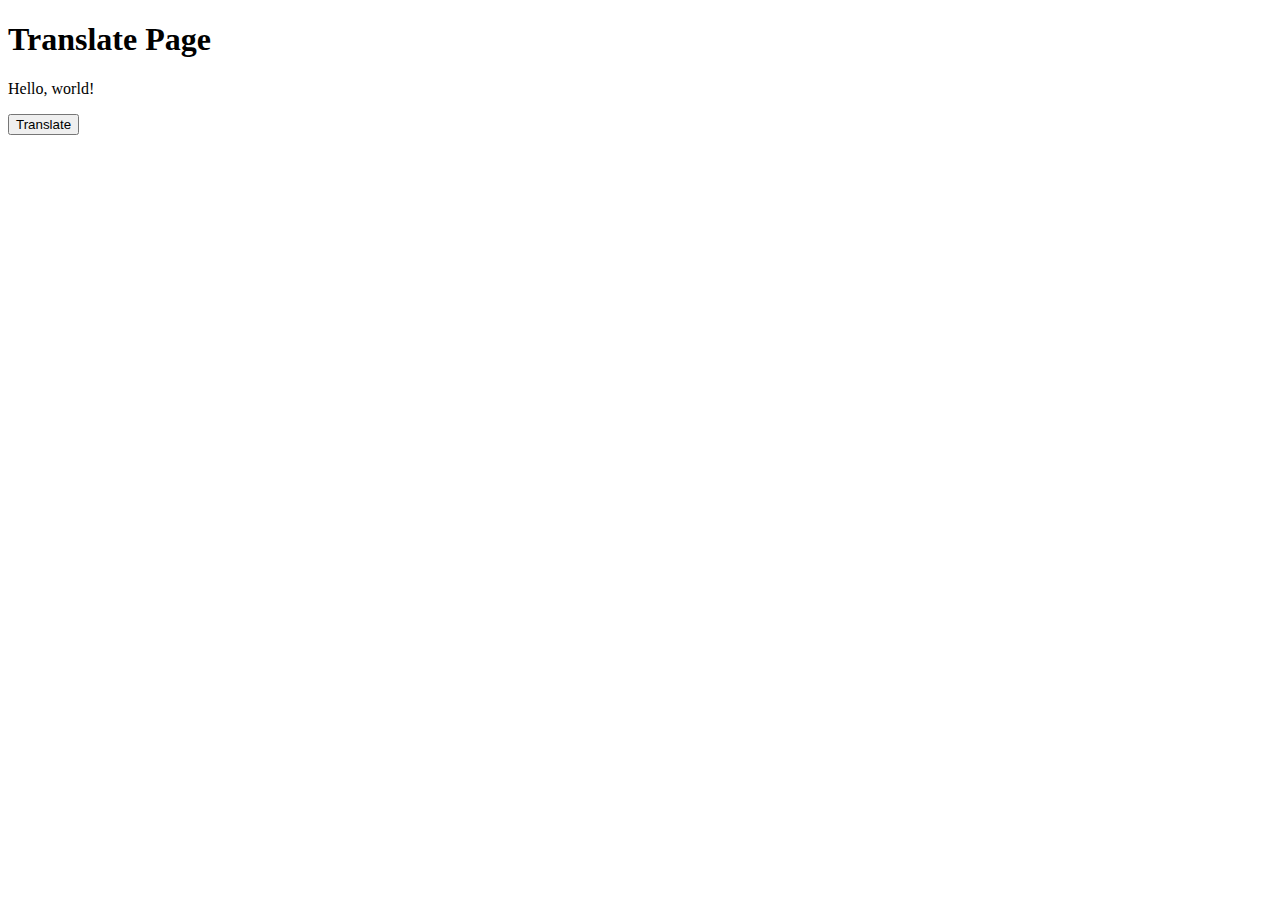
<file: prarctise/translateApi.html>
<!DOCTYPE html>
<html lang="en">
<head>
    <meta charset="UTF-8">
    <meta name="viewport" content="width=device-width, initial-scale=1.0">
    <title>Google Translate Example</title>
</head>
<body>

    <h1>Translate Page</h1>
    <p id="original-text">Hello, world!</p>
    <button onclick="translateText()">Translate</button>

    <script>
        function translateText() {
            const apiKey = 'AIzaSyCAMYVfFxbgeknZK2M8bCI84dB5-BlkYvE';
            const originalText = document.getElementById('original-text').innerText;
            const targetLanguage = 'fr';

            fetch(`https://translation.googleapis.com/language/translate/v2?key=${apiKey}`, {
                method: 'POST',
                headers: {
                    'Content-Type': 'application/json',
                },
                body: JSON.stringify({
                    q: originalText,
                    target: targetLanguage,
                }),
            })
            .then(response => response.json())
            .then(data => {
                console.log(data)
                // const translatedText = data.data.translations[0].translatedText;
                // document.getElementById('original-text').innerText = translatedText;
            })
            .catch(error => {
                console.error('Translation error:', error);
            });
        }
    </script>

</body>
</html>
</file>
<file: extra/css/library.css>
@import url('https://fonts.googleapis.com/css2?family=Delius+Unicase&family=Fira+Code:wght@300;400;500;600;700&family=Noto+Sans+JP:wght@100;200;300;400;500;600;700;800;900&family=Poppins:ital,wght@0,100;0,200;0,300;0,400;0,500;0,600;0,700;0,800;1,600&family=Roboto:wght@300&family=Sen:wght@400;700&family=Varela+Round&display=swap');
*{  margin: 0;padding: 0;box-sizing: border-box;
    list-style: none;text-decoration: none;
    font-family: 'Poppins', sans-serif;
}

:root{
    font-size: 16px;
    font-family: 'Poppins', sans-serif;
    /* color */
    --White: rgb(255, 255, 255);
    --black: rgb(0, 0, 0);
    --Red: rgb(255, 0, 0);
    --Green: rgb(0, 255,0);
    --Crimson: rgb(222, 15, 81);
    --Aqua: rgb(1, 255, 238);
    --Purple: rgb(61, 17, 119);
    --Blue: rgb(30, 7, 164);
    --Grey: rgb(113, 112, 112);
    /* end of color */
    /* color transparent of white,balck,grey */
    --White: rgba(255, 255, 255, 0.155);
    --black: rgba(0, 0, 0, 0.176);
    --Grey: rgba(113, 112, 112, 0.205);
    --errorBg: rgba(255, 0, 98, 0.697);

     /* start elemetn color */
     --bodyBg: rgb(6, 2, 28);
     --bodyFOnt: rgb(252, 252, 252);
     --bodyFOntLight: rgba(177, 173, 195, 0.229);
     --ContainerBg: rgba(10, 9, 26, 0.943);
     --boxBg:rgba(68, 56, 115, 0.252);
     --boxBorder:rgba(74, 73, 80, 0.252);
     --boxShadow:rgba(58, 29, 106, 0);
     --primaryColor:rgb(255,100,0);
     --secondaryColor:rgba(24, 187, 100, 0.986);
     --scrollbarBgColor:rgba(21, 2, 47, 0.986);
     --scrollbarThumbColor:rgba(249, 243, 254, 0.278);
     --gradientBg1:linear-gradient(to top right,var(--ContainerBg),var(--boxBg));
}     

/*color and background color*/
.box-bg{background:var(--boxBg)}
.primary{color: var(--primaryColor)}
.primary-bg{background-color: var(--primaryColor);color: rgb(255, 255, 255);}
.secondary{color: var(--secondaryColor)}
.secondary-bg{background-color: var(--secondaryColor);color: rgb(255, 255, 255);}
.yellow{color: rgb(255,100,0)}
.yellow-bg{background-color: rgb(255,100,0)}
.crimson{color:crimson}
.crimson-bg{background-color:crimson}
.light-blue{color:rgb(111,181,212)}
.light-blue-bg{background-color:rgb(111,181,212)}
.grey{color: rgb(78, 76, 76);}
.grey-bg{background-color: rgb(78,76,76);}
.white{color: rgb(255,255,255);}
.black{color: rgb(0,0,0);}
/*end color style*/


a{color: var(--bodyFOnt);}


 /* start flex */
.flex{display: flex;gap: .3rem;}
.flex-wrap{display:flex;flex-wrap: wrap;gap: 1rem}
.wrap{flex-wrap:wrap}
.a-center{align-items: center;}
.flex-between{display: flex;align-items: center;justify-content: space-between;}
.flex-center{display: flex;align-items: center;justify-content: center;}
.flex-column{display: flex;flex-direction: column;align-items:flex-start;gap: 1rem;}/* on flex_column justify content dosent require */
.flex-column-center{display: flex;flex-direction: column;align-items:center;justify-content:center;gap: 1rem;}
.gap-max{gap: 2rem}
.gap-mid{gap: 1rem}
.gap-min{gap: .5rem}
.gap-small{gap: .2rem}

/*end flex*/


.b1{font-weight: 400;}
.b2{font-weight: 500;}
.b3{font-weight: 600;}
.b4{font-weight: 700;}
.b5{font-weight: 800;}

.f1{font-size: 1rem;}
.f12{font-size: 1.2rem;}
.f14{font-size: 1.4rem;}
.f16{font-size: 1.6rem;}
.f18{font-size: 1.8rem;}
.f2{font-size: 2rem;}
.f25{font-size: 2.5rem;}
.f3{font-size: 3rem;}



/*basic style*/
.radius-max{border-radius: 2rem;}
.radius-mid{border-radius: 1rem;}
.radius-mid2{border-radius: .7rem;}
.radius-min{border-radius: .5rem;}
.radius-small{border-radius: .3rem;}
.shadow-max{box-shadow: 3px 3px 4px var(--boxShadow),-2px -3px 4px var(--boxShadow)}
.shadow-mid{box-shadow: 2px 3px 5px var(--boxShadow),-2px -3px 3px var(--boxShadow)}
.shadow-min{box-shadow: 2px 4px 5px var(--boxShadow),-2px -2px 3px var(--boxShadow)}
.border-max{border: 3px solid var(--boxBorder);}
.border-mid{border: 2px solid var(--boxBorder);}
.border-min{border: 1px solid var(--boxBorder);}
/*basic style*/



/*btn*/
.btn{padding:.2rem .8rem;font-size:1rem;color:rgb(255,255,255);border: none;border-radius: .2rem;cursor: pointer;border: 1px solid var(--boxBorder);box-shadow:1px 2px 2px var(--boxShadow,-2px -1px 2px var(--boxShadow))}
.btn:active{scale: .98;}
.btn.max{padding:.5rem 1rem ;font-size:1.2rem;border-radius:.3rem}
.btn.mid{padding:.5rem .9rem ;font-size:1.2rem;border-radius:.2rem}
.btn.min{padding:.3rem .7rem ;font-size:1rem;border-radius:.2rem}
.btn.small{padding:.4rem .3rem;font-size:.8rem;border-radius: .2rem}

.round-btn{border-radius: 50%;padding:0;height:2.5rem;width:2.5rem;font-size:1.2rem;display:flex;justify-content:center;align-items: center;color:rgb(255,255,255);border: none;cursor: pointer;border: 1px solid var(--boxBorder);}
.round-btn:active{scale: .98;}
.round-btn.mid{height:2rem;width: 2rem;font-size:1rem}
.round-btn.min{height:1.5rem;width: 1.5rem;font-size:.8rem}
.round-btn.max{height: 3rem;width: 3rem;font-size: 1.2rem;}
.btn_any{padding:.4rem 1rem;font-size:1.2rem;border: none;border-radius: .2rem;cursor: pointer;border: 1px solid var(--boxBorder);}
.btn_any:active{scale: .98;}
.round_btn_any{border-radius: 50%;padding:0;height:2.5rem;width:2.5rem;font-size:1.2rem;display:flex;justify-content:center;align-items: center;border: none;cursor: pointer;border: 1px solid var(--boxBorder);}
.round_btn_any:active{scale: .98;}


.i-rec{width: 2rem;height: 2rem;line-height: 2rem;font-size:.8rem;text-align: center;border: 1px solid var(--boxBorder);color:var(--bodyFOnt);border-radius: .2rem;cursor:pointer;box-shadow: 1px 1px 1px var(--boxShadow),-1px -1px 1px var(--boxShadow)}
.i-rec.round{border-radius: 50%}
.i-rec:active{scale:.97}
.i-rec:hover{opacity:.8}
.i-rec.max{width: 3rem;height: 3rem;line-height: 3rem;font-size:1.3rem}
.i-rec.mid{width: 2.3rem;height:2.3rem;line-height:2.3rem;font-size:1.1rem}
.i-rec.min{width: 1.5rem;height:1.5rem;line-height:1.5rem;font-size:.9rem}
.i-rec.small{width: 1rem;height:1rem;line-height:1rem;font-size:.7rem}
.i-rec.large{width: 4.5rem;height:4.5rem;line-height:4.5rem;font-size:2rem}
.i-rec.white{color:rgb(255,255,255);}
.i-rec.highlight{border-color: var(--bodyFOnt);}
.close_btn{background-color:crimson;color: rgb(255,255,255)}


/*end btn*/


.text-input{padding: .5rem .3rem;color: var(--bodyFOnt);background-color:var(--boxBg);font-size: 1.2rem;padding-left:1rem;border-radius:.2rem;border: 1px solid var(--boxBorder);box-shadow:1px 2px 2px var(--boxShadow),-1px -1px 2px var(--boxShadow);font-weight: 500;font-weight:500}
.text-input:focus{outline: none;}
.text-input.max{width:90%;max-width:600px;}
.text-input.mid{width:80%;max-width:500px;}
.text-input.min{width:65%;max-width: 400px;}
.text-input.full{width: 98%}
.hightLight{outline:2px solid crimson}
.anyImage{width: 100%;height: 100%;object-fit:cover;border-radius: inherit;}

.space-y-max{margin: 2rem 0;}
.space-y-mid{margin: 1rem 0;}
.space-y-min{margin: .5rem 0;}
.space-y-small{margin: .2rem 0;}
.space-x-max{margin: 0 2rem;}
.space-x-mid{margin: 0 1rem;}
.space-x-min{margin: 0 .5rem;}
.space-x-small{margin:0 .2rem;}
.space-both_max{margin: 2rem;}
.space-both_mid{margin: 1rem;}
.space-both_min{margin: .5rem;}
.space-both_small{margin: .2rem;}

.title.bold{font-size:1.3rem;font-weight:450}
.title{font-size:1.3rem;}
.font-light{color: var(--bodyFOntLight);}
.middle_y{position: absolute;top: 50%;transform: translateY(-50%);}
.middle_x{position: absolute;left: 50%;transform: translateX(-50%);}
.middle{position: absolute;left: 50%;top:50%;transform: translate(-50%,-50%);}
.avatar{width:2rem;height:2rem;border-radius: 50%;}
.avatar  img{object-fit: cover;border-radius: inherit;width: 100%;height: 100%;}
.avatar_small{width: 30px;height: 30px;border-radius: 50%;}
.avatar_small  img{object-fit: cover;border-radius: inherit;width: 100%;height: 100%;}

table{width: 100%;border-collapse: collapse;text-align:center;background: var(--boxBg);border-radius:.2rem;}
table thead tr th ,table tbody tr td{padding:1rem;border: 1px solid var(--boxBorder);box-shadow: 2px 2px 2px var(--boxShadow),-1px -1px 2px var(--boxShadow)}



/*scrollbar*/
.scroll{overflow-x: hidden;overflow-y: scroll;scroll-behavior: smooth}
.scroll::-webkit-scrollbar{width: 10px;background-color:var(--scrollbarBgColor);}
.scroll::-webkit-scrollbar-thumb{background:var(--scrollbarThumbColor);border-radius:1rem}
.scroll.max::-webkit-scrollbar{width:1rem;}
.scroll.mid::-webkit-scrollbar{width:.7rem;}
.scroll.min::-webkit-scrollbar{width:.4rem;}
.no_scroll{overflow:hidden}
.scroll_hidden::-webkit-scrollbar{width:0;}
.no_bg{background-color:transparent;}
.no_bg_scrollBar::-webkit-scrollbar{background-color:transparent}

/*size*/
.full{height: 100%;width: 100%;}
.w-full{width: 100%;}
.h-full{height: 100%;}



/*direction*/
.parent{position:relative}
.abs-right{position:absolute;top: 0;right:0}
.abs-right-center{position:absolute;top: 50%;right:0;transform: translateY(-50%);}
.abs-left{position:absolute;top: 0;left: 0}
.abs-center{position: absolute;top: 50%;left: 50%;transform: translate(-50%,-50%);}
.t-center{text-align: center;}
.f-right{float: right}
.f-left{float:left}


/*transition*/
.smooth{transition: all .4s ease-in-out}
.smooth.active{transition:all .4s ease-in-out}
.smooth.show{transition: all .4s ease-in-out}
.smooth.hover{transition: all .15s ease-in-out}
.cursor{cursor:pointer}




/*hide*/
.scale-hide{scale: 0}
.dis-hide{display:none}


/* tooltip */
.toolTip-container{position: relative;padding: .5rem;}
.toolTip-content{background-color:var(--boxBg);color:var(--bodyFOnt);position: absolute;padding:1rem;font-size: 1.2rem;width:30vw;max-width:30vw;min-width: 300px;top:0%;left: 50%;transform: translate(-50%,-100%);display: none;transition: all .4s ease-in-out;border: 1px solid var(--boxBorder);border-radius: .2rem;}
.toolTip-content::before{content: '';position: absolute;height: 1rem;width: 1rem;background-color:var(--boxBg);bottom:-.5rem;left: 50%;transform: translateX(-50%) rotate(-45deg);}
.toolTip-fix{font-size:1.6rem;color: var(--bodyFOnt);cursor: pointer;}
.toolTip-container:hover .toolTip-content{display: block;transition: all .4s ease-in-out;}
/* end tooltip */


/* themeBtn */
body{position: relative;transition: background-color .5s ease;font-size:1rem;scroll-behavior: smooth;}
/* currently darkmode is enable so lets display note darkmode and show lightmode */
#darkMode{display: none;}
#themeBtnContainer.active #darkMode{display: block;}
#themeBtnContainer.active #lightMode{display: none;}
@media print{
    #themeBtnContainer{opacity:0}
}
/* end themeBtn style */

/* main css */




/* small tooltip */
.small-tooltip{position:relative;}
.small-tooltip::before{position:absolute;content:attr(data-ttText);padding:.6rem;background-color:var(--primaryColor);
    border-radius:.2rem;display:none;color:rgb(255,255,255);}
.small-tooltip:hover::before{display:block;min-width: 150px;text-align: center;}
.small-tooltip.top::before{top: 0;transform: translateY(-120%);}
.small-tooltip.bottom::before{bottom: 0;transform: translateY(120%);}
.small-tooltip.left::before{left: 0;transform: translateX(-120%);}
.small-tooltip.right::before{right: 0;transform: translateX(120%);}
   



/*shourcut key*/
.shortcut::before{position:absolute;content:attr(data-shortCutKey);padding:.3rem 1rem;background-color:var(--primaryColor);
 border-radius:.2rem;display:none;color:rgb(255,255,255);}
.shortcut:hover::before{display:block;}

.shortcut.top::before{top: 0;transform: translateY(-120%);}
.shortcut.bottom::before{bottom: 0;transform: translateY(120%);}
.shortcut.left::before{left: 0;transform: translateX(-120%);}
.shortcut.right::before{right: 0;transform: translateX(120%);}

/*end shortcut key*/


/*start toast*/
.toastNotification{width: 70%;max-width:450px;position:fixed;top:1rem;left:50%;padding:.5rem 0;transform:translateX(-50%)}

.toastNotification .toast{background-color:var(--boxBg);margin: 1rem 0;padding: 1rem;padding-right:0;display: flex;justify-content: space-between;align-items: center;border-radius: .3rem;position: relative;
    animation: toastRemove 5s linear;z-index: 300;width: auto;
}
.toast.hide{display:none}
.toast .round_btn{width:1.5rem;height:1.5rem}    
.toast .round_btn i{font-size:.8rem}
#closeToast{margin-right:.5rem;background-color: crimson;}
.toast #toastLogo{font-size:1.4rem}
.toast .toastMessage{font-size:1.1rem}
.toast::before{content:'';position: absolute;width: 100%;height: 3px;background-color:var(--beforeColor);bottom: 0;left: 0;animation: toast 3.5s linear}
@keyframes toast{
    0%{width: 100%;opacity:1}
    100%{width: 0%;opacity: 0}
}

/*end toast*/



/*loading Animtaion*/
.loader{width:6rem;height: 3rem;display: flex;align-items: center;justify-content:space-between;width: 0;overflow: hidden;opacity:0;}
.loader.active{width:auto;overflow:visible;opacity:1}
.loader .load{width:1.5rem;height:1.5rem;border-radius: 50%;background-color: var(--bodyFOnt);animation: loaderLoading .8s ease infinite;opacity:.5;}

.loader.mid{width:3.5rem;height: 1.2rem;}
.loader.mid .load{width:1rem;height:1rem;}

.loader.min{width:2.7em;height: .7rem;}
.loader.min .load{width:.7rem;height:.7rem;}


.loader .load.one{animation-delay: .3s;}
.loader .load.two{animation-delay: .4s;}
.loader .load.three{animation-delay: .5s;}
.loader .load.four{animation-delay: .6s;}

@keyframes loaderLoading{
    0%{scale:1;opacity:1}
    50%{scale: .9}
    100%{scale:1}
}


/*ripple effect just add has_ripple class to element*/
.has_ripple{position:relative;overflow: hidden;}
.ripple{position:absolute;background-color:rgb(255,255,255);height:3rem;width: 3rem;border-radius: 50%;pointer-events: none;animation:rippleEffect .5s ease-in-out;opacity:0;}
.has_ripple:active{scale: 1}
@keyframes rippleEffect{
    0%{opacity: .5;scale:1}
    100%{scale:5;opacity: 0}
}
/*end has ripple*/


/* drop-down */
.dropDown{width: 300px;min-height:7px;gap: .5rem;position: relative;z-index:1;}
.selectField{width: 100%;padding:.8rem 1rem;background-color: var(--boxBg);cursor: pointer}
.selectField .fa-chevron-down.active{transform: rotate(-180deg);transition: all .3s ease-in-out;}
.selectField .fa-chevron-down{transition: all .3s ease-in-out;}
.dd-options{width: 100%;background-color: var(--bodyBg);position: absolute;top: 110%;display: none;max-height: 200px;}
.dd-options.active{display: block;}
.dd-option{padding: .5rem 1rem;margin:.3rem 0;cursor: pointer;background-color: var(--bodyBg);width:90%;display: flex;flex-wrap: wrap;border-radius:.3rem;border: 1px solid transparent;}
.dd-option:hover{background-color:var(--boxBg);border: 1px solid var(--boxBorder)}
.dropDown.max{width:70%;max-width: 400px;}
.dropDown.mid{width:50%;max-width: 300px;}
.dropDown.min{width:30%;max-width:150px;}



@media(max-width:400px){
    .toastNotification{min-width:80%}
    .toast{width: 90%}
}

@media(max-width:1000px){:root{font-size: 15px;}}
@media(max-width:800px){:root{font-size: 12px;}}
@media(max-width:600px){:root{font-size: 11px;}}
@media(max-width:500px){:root{font-size: 10px;}}
@media(max-width:400px){:root{font-size: 9px;}}
</file>
<file: extra/css/emervice.css>
*{    margin: 0;padding: 0;box-sizing: border-box;
    list-style: none;text-decoration: none;
    font-family: 'Poppins', sans-serif;
}
:root{
    font-size: 16px;
    font-family: 'Poppins', sans-serif;
    /* color */
    --colorWhite: rgb(255, 255, 255);
    --colorblack: rgb(0, 0, 0);
    --colorRed: rgb(255, 0, 0);
    --colorGreen: rgb(0, 255,0);
    --colorCrimson: rgb(222, 15, 81);
    --colorAqua: rgb(1, 255, 238);
    --colorPurple: rgb(61, 17, 119);
    --colorBlue: rgb(30, 7, 164);
    --colorGrey: rgb(113, 112, 112);
    /* end of color */
    /* color transparent of white,balck,grey */
    --colorWhite: rgba(255, 255, 255, 0.155);
    --colorblack: rgba(0, 0, 0, 0.176);
    --colorGrey: rgba(113, 112, 112, 0.205);
     /* start elemetn color */
     --bodyBg: rgb(6, 2, 28);
     --bodyFOnt: rgb(252, 252, 252);
     --bodyFOntLight: rgba(177, 173, 195, 0.229);
     --ContainerBg: rgba(10, 9, 26, 0.943);
     --boxBg:rgba(68, 56, 115, 0.252);
     --boxBorder:rgba(74, 73, 80, 0.252);
     --boxShadow:rgba(58, 29, 106, 0);
     --primaryColor:rgb(255,100,0);
     --secondaryColor:rgba(24, 187, 100, 0.986);
     --scrollbarBgColor:rgba(21, 2, 47, 0.986);
     --scrollbarThumbColor:rgba(249, 243, 254, 0.278);
     --gradientBg1:linear-gradient(to bottom right,var(--containerBg),var(--boxBg));

}
body{width:100%;height:100vh;margin: 0;padding:1rem;background-color:var(--bodyBg);color: var(--bodyFOnt);position: relative;}

/* nav style */
nav{width: 100%;position: fixed;top: 0;left: 0;z-index:1;height:4rem;padding:1rem;background-color: var(--bodyBg);}
/* nav #user-icon{position: absolute;top: 50%;right:5%;transform: translateY(-50%);} */
nav #site-logo #logoName{font-size:1.5rem;}
nav #site-logo #stethoscope-icon{transform: rotate(45deg);font-size:2rem;}

main{margin-top: 5rem;min-height: 100%;width: 100%}
main #services,main #services #all-service{width: 100%;height: 100%;margin-top: 2rem;}

main #services #all-service #eachService{background-color: var(--boxBg);width:40%;}
@media(max-width:550px){
    main #services #all-service #eachService{width:90%;}
}

main #services #all-service{display: flex;justify-content:center;flex-wrap: wrap;align-items: center;gap: 1rem;}

#eachService{padding:1.5rem;display: flex;justify-content:space-between;align-items: center;gap: .5rem;}
#eachService .service-icon i{font-size:1.7rem;}
/* #eachService .service-icon .service-name{margin-top:.5rem;font-size:1.3rem;} */

/* main #services #emergency-service{background-color: crimson;} */
main #services #emergency-service #EmergencyModeBtn{width: 10rem;height: 10rem;border-radius: 50%;color:var(--bodyFOnt);margin-top: 2rem;}



#account-dashboard{background-color: var(--bodyBg);width:70%;padding:1rem;max-width:350px;position:fixed;top:9%;right:1rem;height:400px;z-index: 10;}
@media(max-width:1000px){#account-dashboard{height:60vh;}}




@media(max-width:1000px){:root{font-size: 15px;}}
@media(max-width:800px){:root{font-size: 12px;}}
@media(max-width:600px){:root{font-size: 11px;}}
@media(max-width:500px){:root{font-size: 10px;}}
@media(max-width:400px){:root{font-size: 9px;}}
</file>
<file: extra/css/blood.css>
*{    margin: 0;padding: 0;box-sizing: border-box;
    list-style: none;text-decoration: none;
    font-family: 'Poppins', sans-serif;
}
:root{
    font-size: 16px;
    font-family: 'Poppins', sans-serif;
    /* color */
    --colorWhite: rgb(255, 255, 255);
    --colorblack: rgb(0, 0, 0);
    --colorRed: rgb(255, 0, 0);
    --colorGreen: rgb(0, 255,0);
    --colorCrimson: rgb(222, 15, 81);
    --colorAqua: rgb(1, 255, 238);
    --colorPurple: rgb(61, 17, 119);
    --colorBlue: rgb(30, 7, 164);
    --colorGrey: rgb(113, 112, 112);
    /* end of color */
    /* color transparent of white,balck,grey */
    --colorWhite: rgba(255, 255, 255, 0.155);
    --colorblack: rgba(0, 0, 0, 0.176);
    --colorGrey: rgba(113, 112, 112, 0.205);
     /* start elemetn color */
     --bodyBg: rgb(6, 2, 28);
     --bodyFOnt: rgb(252, 252, 252);
     --bodyFOntLight: rgba(177, 173, 195, 0.229);
     --ContainerBg: rgba(10, 9, 26, 0.943);
     --boxBg:rgba(68, 56, 115, 0.252);
     --boxBorder:rgba(74, 73, 80, 0.252);
     --boxShadow:rgba(58, 29, 106, 0);
     --primaryColor:rgb(255,100,0);
     --secondaryColor:rgba(24, 187, 100, 0.986);
     --scrollbarBgColor:rgba(21, 2, 47, 0.986);
     --scrollbarThumbColor:rgba(249, 243, 254, 0.278);
     --gradientBg1:linear-gradient(to bottom right,var(--containerBg),var(--boxBg));

}
body{width:100%;height:100vh;margin: 0;padding:1rem;background-color:var(--bodyBg);color: var(--bodyFOnt);position: relative;}

/* nav style */
nav{width: 100%;position: fixed;top: 0;left: 0;z-index:3;height:4rem;padding:1rem;background-color: var(--bodyBg);}
/* nav #user-icon{position: absolute;top: 50%;right:5%;transform: translateY(-50%);} */
nav #site-logo #logoName{font-size:1.5rem;}
nav #site-logo #stethoscope-icon{transform: rotate(45deg);font-size:2rem;}

main{margin-top: 5rem;min-height: 100%;width: 100%;z-index:-1;}
main #targetPeoples{width:100%;display: flex;justify-content: center;flex-wrap: wrap;gap:1rem;}
main #targetPeoples #eachPeople{width: 30%;padding:1rem;font-size:1.2rem;background-color: var(--boxBg);}
@media(max-width:1000px){
    main #targetPeoples #eachPeople{width: 43%;}
}
@media(max-width:500px){
    main #targetPeoples #eachPeople{width: 85%;}
}

main #targetPeoples #eachPeople #userImage{width: 4rem;height:4rem;border-radius: 50%;}
main #targetPeoples #eachPeople #userImage img{width:100%;height:100%;object-fit: cover;border-radius: inherit;}
#eachPeople #user-details #user-others #contact #mobileNumber{padding:.3rem .5rem;}



@media(max-width:1000px){:root{font-size: 15px;}}
@media(max-width:800px){:root{font-size: 12px;}}
@media(max-width:600px){:root{font-size: 11px;}}
@media(max-width:500px){:root{font-size: 10px;}}
@media(max-width:400px){:root{font-size: 9px;}}
</file>
<file: extra/css/common.css>
*{    margin: 0;padding: 0;box-sizing: border-box;
    list-style: none;text-decoration: none;
    font-family: 'Poppins', sans-serif;
}
:root{
    font-size: 16px;
    font-family: 'Poppins', sans-serif;
    /* color */
    --colorWhite: rgb(255, 255, 255);
    --colorblack: rgb(0, 0, 0);
    --colorRed: rgb(255, 0, 0);
    --colorGreen: rgb(0, 255,0);
    --colorCrimson: rgb(222, 15, 81);
    --colorAqua: rgb(1, 255, 238);
    --colorPurple: rgb(61, 17, 119);
    --colorBlue: rgb(30, 7, 164);
    --colorGrey: rgb(113, 112, 112);
    /* end of color */
    /* color transparent of white,balck,grey */
    --colorWhite: rgba(255, 255, 255, 0.155);
    --colorblack: rgba(0, 0, 0, 0.176);
    --colorGrey: rgba(113, 112, 112, 0.205);
     /* start elemetn color */
     --bodyBg: rgb(6, 2, 28);
     --bodyFOnt: rgb(252, 252, 252);
     --bodyFOntLight: rgba(177, 173, 195, 0.229);
     --ContainerBg: rgba(10, 9, 26, 0.943);
     --boxBg:rgba(68, 56, 115, 0.252);
     --boxBorder:rgba(74, 73, 80, 0.252);
     --boxShadow:rgba(58, 29, 106, 0);
     --primaryColor:rgb(255,100,0);
     --secondaryColor:rgba(24, 187, 100, 0.986);
     --scrollbarBgColor:rgba(21, 2, 47, 0.986);
     --scrollbarThumbColor:rgba(249, 243, 254, 0.278);
     --gradientBg1:linear-gradient(to bottom right,var(--containerBg),var(--boxBg));

}

body{width:100%;height:100vh;margin: 0;padding:1rem;background-color:var(--bodyBg);color: var(--bodyFOnt);position: relative;}

/* nav style */
nav{width: 100%;position: fixed;top: 0;left: 0;z-index:1;height:4rem;padding:1rem;background-color: var(--bodyBg);}
/* nav #user-icon{position: absolute;top: 50%;right:5%;transform: translateY(-50%);} */
nav #site-logo #logoName{font-size:1.5rem;}
nav #site-logo #stethoscope-icon{transform: rotate(45deg);font-size:2rem;}
</file>
<file: extra/css/doctor.css>
*{    margin: 0;padding: 0;box-sizing: border-box;
    list-style: none;text-decoration: none;
    font-family: 'Poppins', sans-serif;
}
:root{
    font-size: 16px;
    font-family: 'Poppins', sans-serif;
    /* color */
    --colorWhite: rgb(255, 255, 255);
    --colorblack: rgb(0, 0, 0);
    --colorRed: rgb(255, 0, 0);
    --colorGreen: rgb(0, 255,0);
    --colorCrimson: rgb(222, 15, 81);
    --colorAqua: rgb(1, 255, 238);
    --colorPurple: rgb(61, 17, 119);
    --colorBlue: rgb(30, 7, 164);
    --colorGrey: rgb(113, 112, 112);
    /* end of color */
    /* color transparent of white,balck,grey */
    --colorWhite: rgba(255, 255, 255, 0.155);
    --colorblack: rgba(0, 0, 0, 0.176);
    --colorGrey: rgba(113, 112, 112, 0.205);
     /* start elemetn color */
     --bodyBg: rgb(6, 2, 28);
     --bodyFOnt: rgb(252, 252, 252);
     --bodyFOntLight: rgba(177, 173, 195, 0.229);
     --ContainerBg: rgba(10, 9, 26, 0.943);
     --boxBg:rgba(68, 56, 115, 0.252);
     --boxBorder:rgba(74, 73, 80, 0.252);
     --boxShadow:rgba(58, 29, 106, 0);
     --primaryColor:rgb(255,100,0);
     --secondaryColor:rgba(24, 187, 100, 0.986);
     --scrollbarBgColor:rgba(21, 2, 47, 0.986);
     --scrollbarThumbColor:rgba(249, 243, 254, 0.278);
     --gradientBg1:linear-gradient(to bottom right,var(--containerBg),var(--boxBg));

}
body{width:100%;height:100vh;margin: 0;padding:1rem;background-color:var(--bodyBg);color: var(--bodyFOnt);position: relative;overflow-x: hidden;}
nav{height: auto;}


main{margin-top: 4rem;}

#doc-details{width:10rem;height:10rem;border-radius:50%;}
#doc-details img{width: 100%;height: 100%;border-radius: inherit;object-fit: cover;}

#doctor-basic{display: flex;align-items: center;gap:1rem;flex-direction: column;justify-content: center;}
#doctor-description{width:95%;padding:1rem;max-width:800px;}
    
#docExtra-table{width: 100%;max-width:600px;}



@media(max-width:1000px){:root{font-size: 15px;}}
@media(max-width:800px){:root{font-size: 12px;}}
@media(max-width:600px){:root{font-size: 11px;}}
@media(max-width:500px){:root{font-size: 10px;}}
@media(max-width:400px){:root{font-size: 9px;}}
</file>
<file: extra/css/signUp.css>
*{    margin: 0;padding: 0;box-sizing: border-box;
    list-style: none;text-decoration: none;
    font-family: 'Poppins', sans-serif;
}
:root{
    font-size: 16px;
    font-family: 'Poppins', sans-serif;
    /* color */
    --colorWhite: rgb(255, 255, 255);
    --colorblack: rgb(0, 0, 0);
    --colorRed: rgb(255, 0, 0);
    --colorGreen: rgb(0, 255,0);
    --colorCrimson: rgb(222, 15, 81);
    --colorAqua: rgb(1, 255, 238);
    --colorPurple: rgb(61, 17, 119);
    --colorBlue: rgb(30, 7, 164);
    --colorGrey: rgb(113, 112, 112);
    /* end of color */
    /* color transparent of white,balck,grey */
    --colorWhite: rgba(255, 255, 255, 0.155);
    --colorblack: rgba(0, 0, 0, 0.176);
    --colorGrey: rgba(113, 112, 112, 0.205);
     /* start elemetn color */
     --bodyBg: rgb(6, 2, 28);
     --bodyFOnt: rgb(252, 252, 252);
     --bodyFOntLight: rgba(177, 173, 195, 0.229);
     --ContainerBg: rgba(10, 9, 26, 0.943);
     --boxBg:rgba(68, 56, 115, 0.252);
     --boxBorder:rgba(74, 73, 80, 0.252);
     --boxShadow:rgba(58, 29, 106, 0);
     --primaryColor:rgba(67, 20, 134, 0.986);
     --secondaryColor:rgba(24, 187, 100, 0.986);
     --scrollbarBgColor:rgba(21, 2, 47, 0.986);
     --scrollbarThumbColor:rgba(249, 243, 254, 0.278);
     --gradientBg1:linear-gradient(to top right,var(--ContainerBg),var(--boxBg));

}
body{width:100%;height:100vh;margin: 0;padding:2rem 0;background-color:var(--bodyBg);color: var(--bodyFOnt);position: relative;}

#form-container{background-color:var(--boxBg);width:100%;max-width:450px;padding: 2rem 1.3rem}
#form{width:100%;padding: 1rem 0;position: relative;gap: 2.5rem}
#inputBox{width:100%;position: relative}
#extra{float: right;}
#submitBtn{width:95%;padding:.6rem 0}
/* #eyeBtn{position:absolute;right:0;top:50%;transform: translate(-100%,-50%);background:none;color: var(--bodyFOnt)} */
#inputBox #firstIcon{position:absolute;top: 50%;left: 0;transform: translate(50%,-50%);}
#inputBox .text_input{padding-left:2rem}



/* currently darkmode is enable so lets display note darkmode and show lightmode */
#darkMode{display: none;} */
#themeBtnContainer.active #darkMode{display: block;}
#themeBtnContainer.active #lightMode{display: none;}
/* end themeBtn style */



@media(max-width:500px){
    body{padding: 0 1rem}
}



/* responsive font */
@media(max-width:1000px){:root{font-size: 15px;}}
@media(max-width:800px){:root{font-size: 14px;}}
@media(max-width:600px){:root{font-size: 13px;}}
@media(max-width:500px){:root{font-size: 12px;}}
@media(max-width:400px){:root{font-size: 11px;}}
</file>
